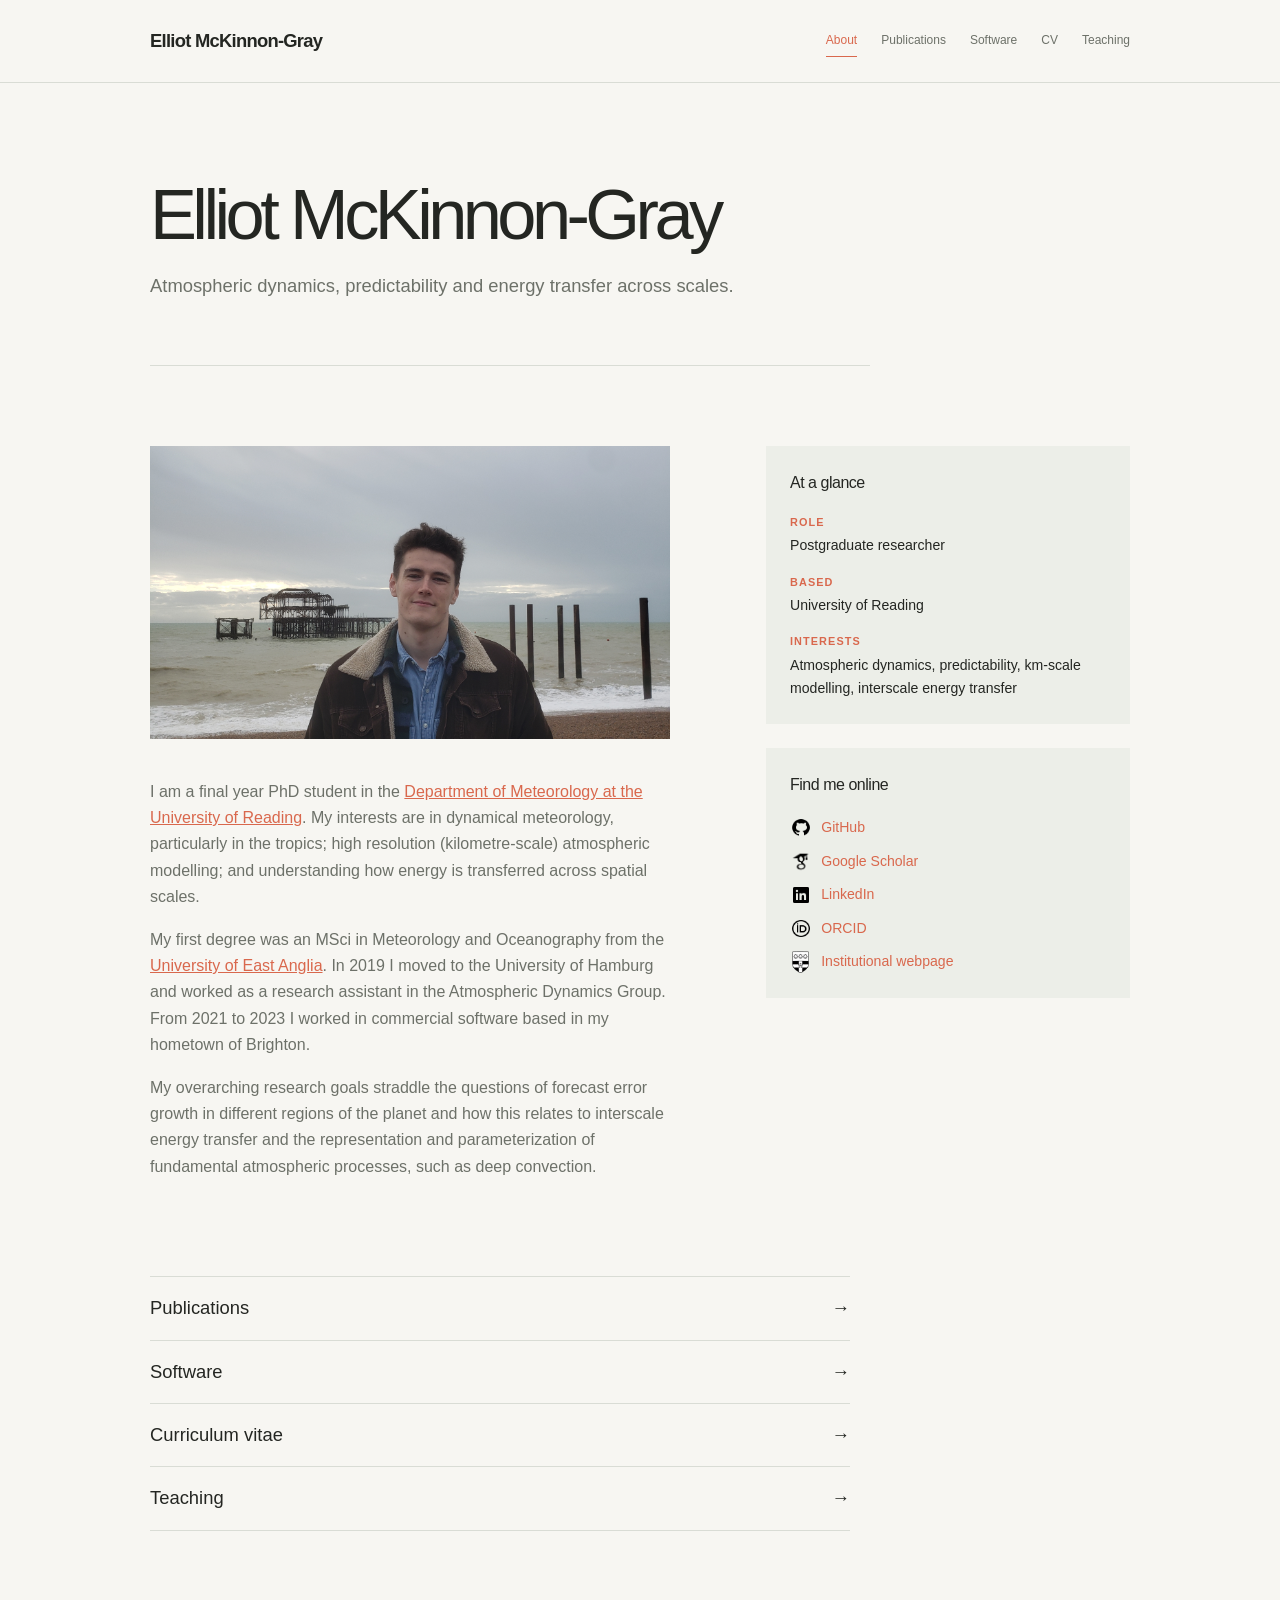
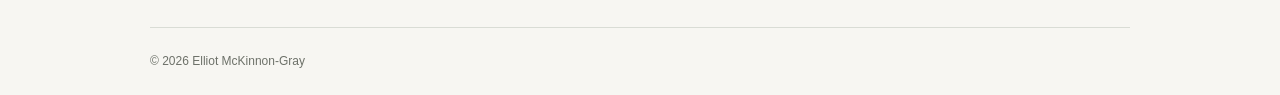
<file: index.html>
<!doctype html>
<html lang="en">
  <head>
    <meta charset="utf-8">
    <meta name="viewport" content="width=device-width, initial-scale=1">
    <meta name="description" content="Elliot MG - personal academic website.">
    <title>About - Elliot McKinnon-Gray</title>
    <link rel="stylesheet" href="style.css">
  </head>
  <body>
    <a class="skip-link" href="#main-content">Skip to content</a>
    <header class="site-header">
      <div class="site-header-inner">
        <a class="wordmark" href="index.html">Elliot McKinnon-Gray</a>
        <button class="menu-toggle" type="button" aria-expanded="false" aria-controls="site-nav">
          <span class="sr-only">Toggle navigation</span><span></span><span></span>
        </button>
        <nav id="site-nav" class="site-nav" aria-label="Primary navigation">
          <a class="active" href="index.html">About</a>
          <a href="publications.html">Publications</a>
          <a href="software.html">Software</a>
          <a href="cv.html">CV</a>
          <a href="teaching.html">Teaching</a>
        </nav>
      </div>
    </header>
    <main id="main-content" class="page">
      <div class="page-intro">
        <h1>Elliot McKinnon-Gray</h1>
        <p class="intro">Atmospheric dynamics, predictability and energy transfer across scales.</p>
      </div>
      <div class="content-grid">
        <div>
          <figure class="profile-photo">
            <img src="20220102_134007.jpg" alt="">
          </figure>
          <p>I am a final year PhD student in the <a href="https://www.reading.ac.uk/meteorology/">Department of Meteorology at the 
            University of Reading</a>. My interests are in dynamical meteorology, particularly in the
          tropics; high resolution (kilometre-scale) atmospheric modelling; and understanding how energy is
          transferred across spatial scales.</p>
          <p>My first degree was an MSci in Meteorology and Oceanography from the 
            <a href="https://www.uea.ac.uk/groups-and-centres/centre-for-ocean-and-atmospheric-sciences">
              University of East Anglia</a>. In 2019 I moved to the University of Hamburg and worked as a research assistant 
            in the Atmospheric Dynamics Group. From 2021 to 2023 I worked in commercial 
            software based in my hometown of Brighton.</p>
            <p>My overarching research goals straddle the questions of forecast error growth
              in different regions of the planet and how this relates to interscale energy
              transfer and the representation and parameterization of fundamental atmospheric processes, such as deep
              convection.
            </p>
        </div>
        <div class="sidebar-stack">
          <aside class="sidebar-card">
            <h2>At a glance</h2>
            <dl>
              <dt>Role</dt><dd>Postgraduate researcher</dd>
              <dt>Based</dt><dd>University of Reading</dd>
              <dt>Interests</dt><dd>Atmospheric dynamics, predictability, km-scale modelling, interscale energy transfer</dd>
            </dl>
          </aside>
          <aside class="sidebar-card links-card">
            <h2>Find me online</h2>
            <nav aria-label="Online profiles">
              <a href="https://github.com/ElliotMG/" target="_blank" rel="noreferrer"><img src="icons8-github-30.png" alt="">GitHub</a>
              <a href="https://scholar.google.com/citations?user=f8rC6tkAAAAJ&hl=en" target="_blank" rel="noreferrer"><img src="icons8-google-scholar-24.png" alt="">Google Scholar</a>
              <a href="https://www.linkedin.com/in/elliot-mckinnon-gray-6b8a53148/" target="_blank" rel="noreferrer"><img src="icons8-linkedin-30.png" alt="">LinkedIn</a>
              <a href="https://orcid.org/0009-0001-2850-8901" target="_blank" rel="noreferrer"><img src="icons8-orcid-32.png" alt="">ORCID</a>
              <a href="https://research.reading.ac.uk/meteorology/people/elliot-mckinnon-gray/" target="_blank" rel="noreferrer"><img class="institution-icon" src="UoRBW.png" alt="">Institutional webpage</a>
            </nav>
          </aside>
        </div>
      </div>
      <section class="link-list" aria-label="Explore">
        <a href="publications.html"><span>Publications</span><b aria-hidden="true">→</b></a>
        <a href="software.html"><span>Software</span><b aria-hidden="true">→</b></a>
        <a href="cv.html"><span>Curriculum vitae</span><b aria-hidden="true">→</b></a>
        <a href="teaching.html"><span>Teaching</span><b aria-hidden="true">→</b></a>
      </section>
    </main>
    <footer class="site-footer"><p>© <span id="year"></span> Elliot McKinnon-Gray</p></footer>
    <script src="script.js"></script>
  </body>
</html>
</file>
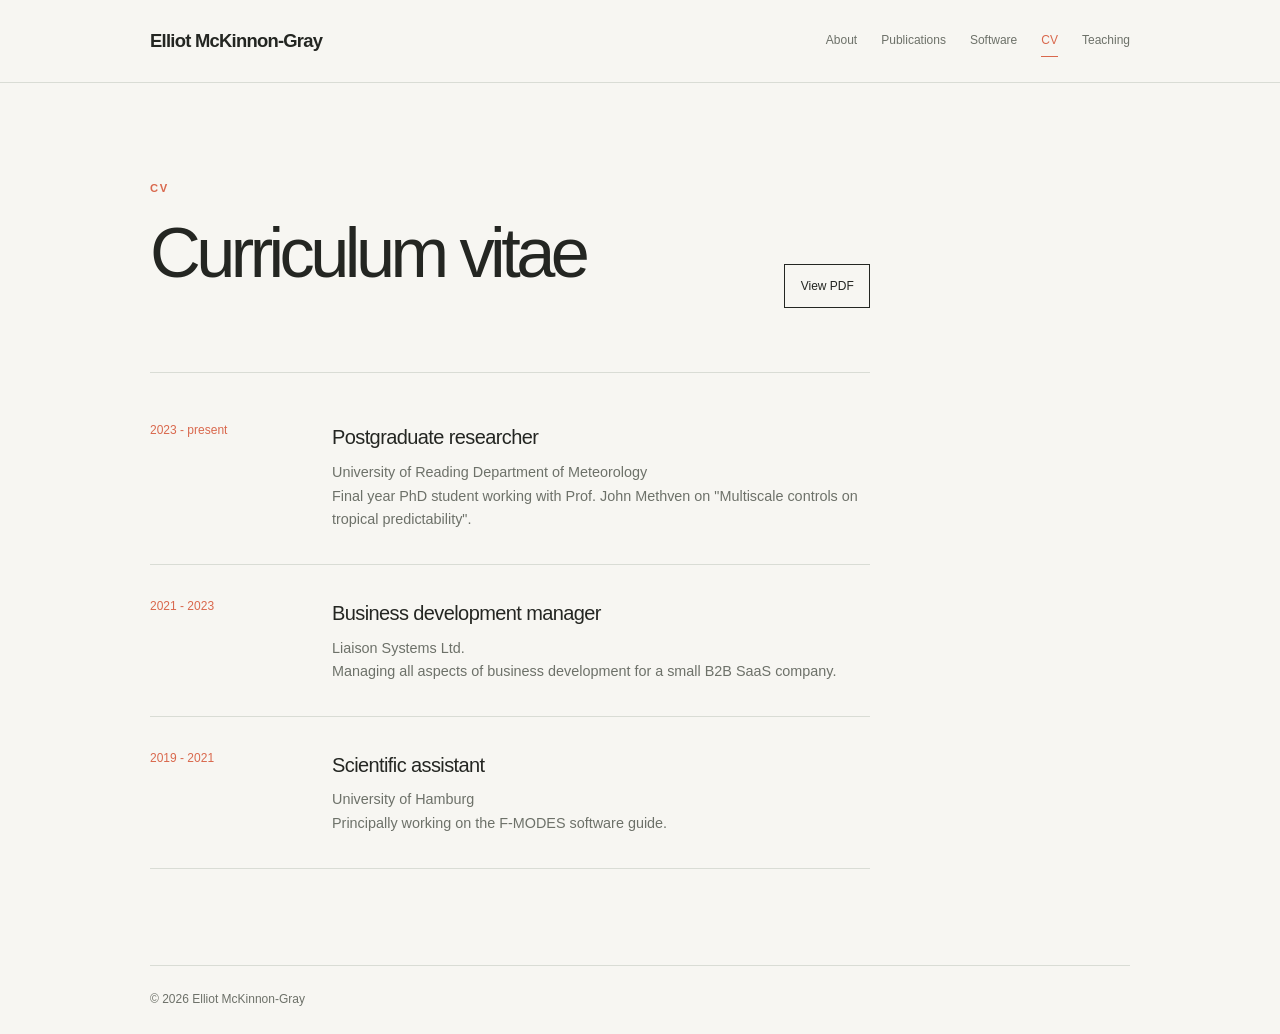
<file: cv.html>
<!doctype html>
<html lang="en">
  <head>
    <meta charset="utf-8"><meta name="viewport" content="width=device-width, initial-scale=1">
    <meta name="description" content="Elliot MG's curriculum vitae.">
    <title>CV - Elliot MG</title><link rel="stylesheet" href="style.css">
  </head>
  <body>
    <a class="skip-link" href="#main-content">Skip to content</a>
    <header class="site-header"><div class="site-header-inner">
      <a class="wordmark" href="index.html">Elliot McKinnon-Gray</a>
      <button class="menu-toggle" type="button" aria-expanded="false" aria-controls="site-nav"><span class="sr-only">Toggle navigation</span><span></span><span></span></button><nav id="site-nav" class="site-nav" aria-label="Primary navigation"><a href="index.html">About</a><a href="publications.html">Publications</a><a href="software.html">Software</a><a class="active" href="cv.html">CV</a><a href="teaching.html">Teaching</a></nav></div></header>
    <main id="main-content" class="page">
      <div class="page-intro page-intro-row">
        <div><p class="eyebrow">CV</p><h1>Curriculum vitae</h1>
        </div><a class="button" href="EMG_CV_24112026.pdf" aria-label="View CV PDF">View PDF</a></div>
      <div class="timeline"><section><p class="timeline-date">2023 - present</p><div><h2>Postgraduate researcher</h2><p>University of Reading Department of Meteorology<br>Final year PhD student working with Prof. John Methven on "Multiscale controls on tropical predictability".</p>
      </div></section><section><p class="timeline-date">2021 - 2023</p><div><h2>Business development manager</h2><p>Liaison Systems Ltd.<br>Managing all aspects of business development for a small B2B SaaS company.</p>
      </div></section><section><p class="timeline-date">2019 - 2021</p><div><h2>Scientific assistant</h2><p>University of Hamburg<br>Principally working on the F-MODES software guide.</p></div></section></div>
    </main>
    <footer class="site-footer"><p>© <span id="year"></span> Elliot McKinnon-Gray</p></footer><script src="script.js"></script>
  </body>
</html>
</file>
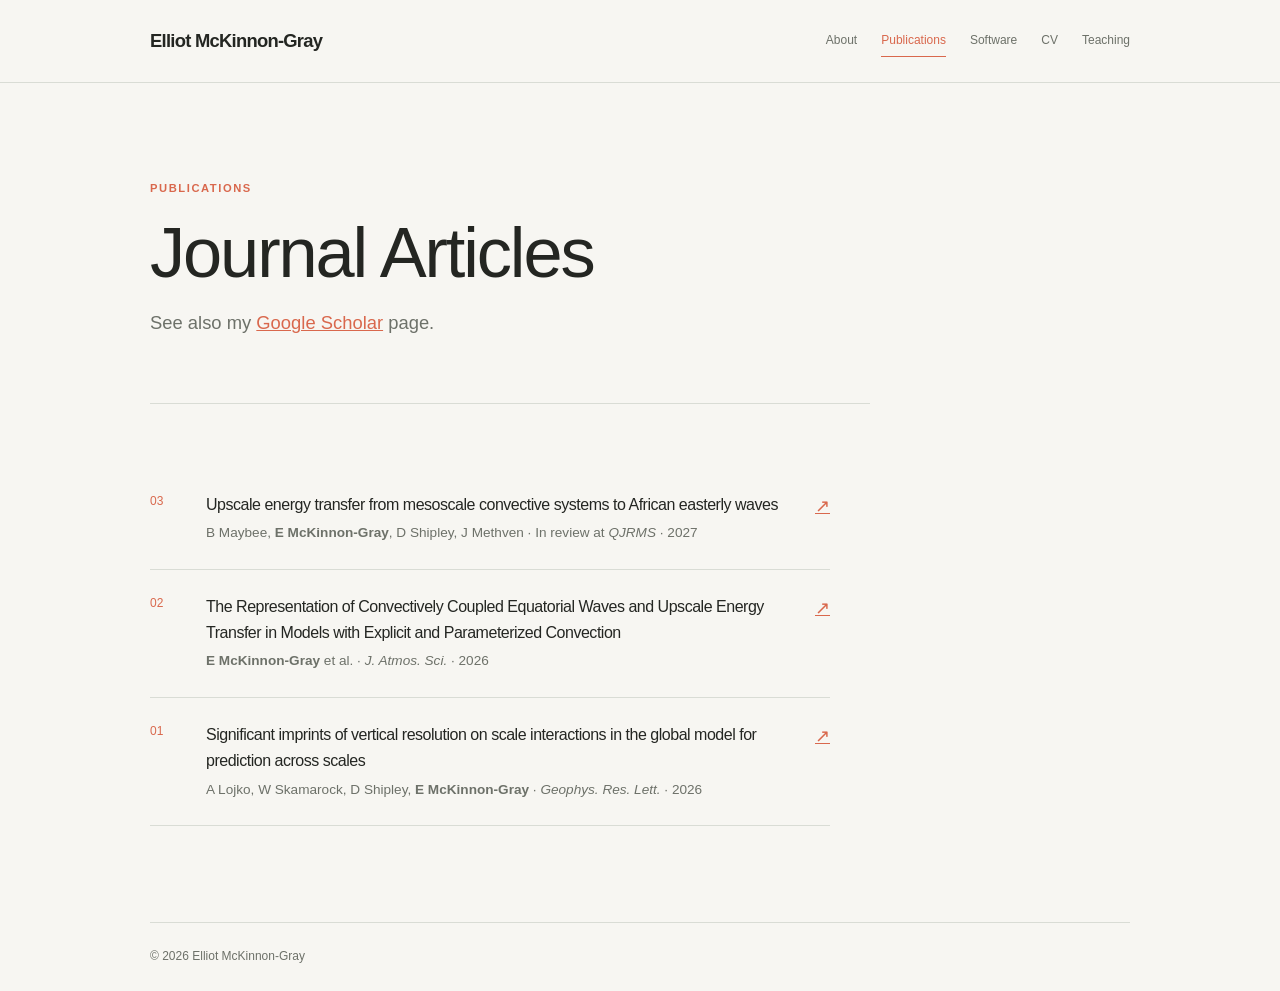
<file: publications.html>
<!doctype html>
<html lang="en">
  <head>
    <meta charset="utf-8"><meta name="viewport" content="width=device-width, initial-scale=1">
    <meta name="description" content="Elliot MG's publications.">
    <title>Publications - Elliot MG</title><link rel="stylesheet" href="style.css">
  </head>
  <body>

    <a class="skip-link" href="#main-content">Skip to content</a>
    <header class="site-header"><div class="site-header-inner">
      <a class="wordmark" href="index.html">Elliot McKinnon-Gray</a>

      <button class="menu-toggle" type="button" aria-expanded="false" aria-controls="site-nav">
        <span class="sr-only">Toggle navigation</span><span></span><span></span></button>
        <nav id="site-nav" class="site-nav" aria-label="Primary navigation">
          <a href="index.html">About</a>
          <a class="active" href="publications.html">Publications</a>
          <a href="software.html">Software</a><a href="cv.html">CV</a>
          <a href="teaching.html">Teaching</a></nav></div></header>

    <main id="main-content" class="page">
      <div class="page-intro"><p class="eyebrow">Publications</p>
        <h1 class="publication-title">Journal Articles</h1>
        <p class="intro">See also my <a href="https://scholar.google.com/citations?user=f8rC6tkAAAAJ&hl=en" target="_blank" rel="noreferrer">Google Scholar</a> page.</p></div>
      <div class="prose"><div class="publication-placeholder">
        <span>01</span><div><h2>Upscale energy transfer from mesoscale convective systems to African easterly waves</h2>
          <p>B Maybee, <b>E McKinnon-Gray</b>, D Shipley, J Methven · In review at <i>QJRMS</i> · 2027</p></div><a href="https://arxiv.org/abs/2611.16941" target="_blank" rel="noreferrer">↗</a></div>
          <div class="publication-placeholder">
            <span>02</span><div><h2>The Representation of Convectively Coupled Equatorial Waves and Upscale Energy Transfer in Models with Explicit and Parameterized Convection</h2>
              <p><b>E McKinnon-Gray</b> et al. · <i>J. Atmos. Sci.</i> · 2026</p></div><a href="https://journals.ametsoc.org/view/journals/atsc/83/10/JAS-D-25-0181.1.xml"  target="_blank" rel="noreferrer">↗</a></div>
            <div class="publication-placeholder">
              <span>03</span><div><h2>Significant imprints of vertical resolution on scale interactions in the global model for prediction across scales</h2>
              <p>A Lojko, W Skamarock, D Shipley, <b>E McKinnon-Gray</b> · <i>Geophys. Res. Lett.</i>  · 2026</p></div><a href="https://agupubs.onlinelibrary.wiley.com/doi/abs/10.1029/2026GL123871"  target="_blank" rel="noreferrer">↗</a>
            </div>
            </div>
    </main>
    <footer class="site-footer"><p>© <span id="year"></span> Elliot McKinnon-Gray</p></footer><script src="script.js"></script>
  </body>
</html>
</file>
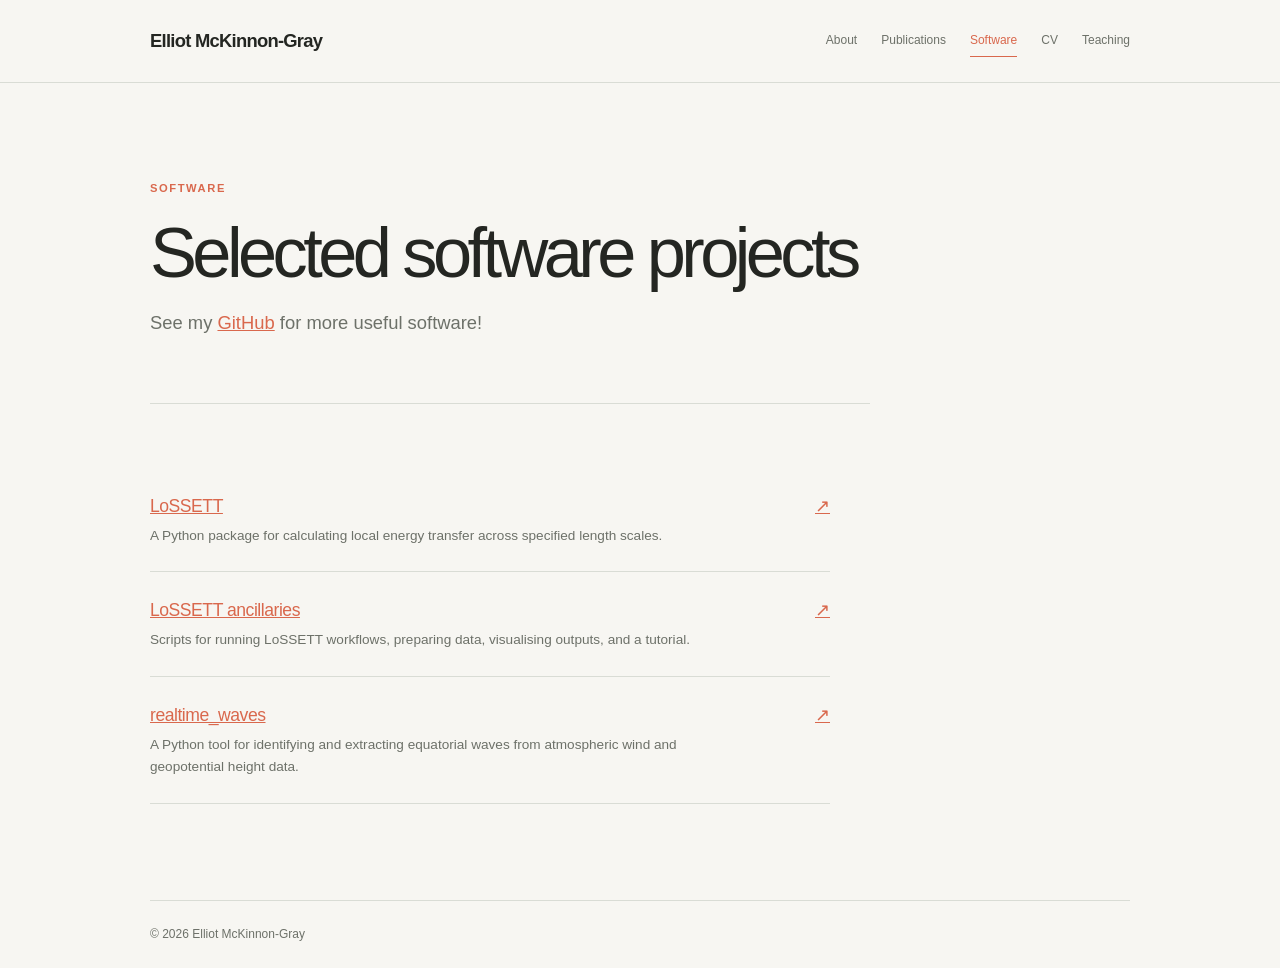
<file: software.html>
<!doctype html>
<html lang="en">
  <head>
    <meta charset="utf-8"><meta name="viewport" content="width=device-width, initial-scale=1">
    <meta name="description" content="Elliot MG's software projects."><title>Software - Elliot MG</title><link rel="stylesheet" href="style.css">
  </head>
  <body>
    <a class="skip-link" href="#main-content">Skip to content</a>
    <header class="site-header"><div class="site-header-inner"><a class="wordmark" href="index.html">Elliot McKinnon-Gray</a><button class="menu-toggle" type="button" aria-expanded="false" aria-controls="site-nav"><span class="sr-only">Toggle navigation</span><span></span></button><nav id="site-nav" class="site-nav" aria-label="Primary navigation"><a href="index.html">About</a><a href="publications.html">Publications</a><a class="active" href="software.html">Software</a><a href="cv.html">CV</a><a href="teaching.html">Teaching</a></nav></div></header>
    <main id="main-content" class="page">
      <div class="page-intro"><p class="eyebrow">Software</p><h1>Selected software projects</h1>
        <p class="intro">See my <a href="https://github.com/ElliotMG" target="_blank" rel="noreferrer">GitHub</a> for more useful software!</p></div>
      <div class="prose">
        <div class="publication-placeholder software-item"><div><h2><a href="https://github.com/ElliotMG/LoSSETT" target="_blank" rel="noreferrer">LoSSETT</a></h2><p>A Python package for calculating local energy transfer across specified length scales.</p></div><a href="https://github.com/ElliotMG/LoSSETT" target="_blank" rel="noreferrer" aria-label="Open LoSSETT on GitHub">↗</a></div>
        <div class="publication-placeholder software-item"><div><h2><a href="https://github.com/ElliotMG/LoSSETT_ANCIL" target="_blank" rel="noreferrer">LoSSETT ancillaries</a></h2><p>Scripts for running LoSSETT workflows, preparing data, visualising outputs, and a tutorial.</p></div><a href="https://github.com/ElliotMG/LoSSETT_ANCIL" target="_blank" rel="noreferrer" aria-label="Open LoSSETT ancillaries on GitHub">↗</a></div>
        <div class="publication-placeholder software-item"><div><h2><a href="https://github.com/ElliotMG/realtime_waves" target="_blank" rel="noreferrer">realtime_waves</a></h2><p>A Python tool for identifying and extracting equatorial waves from atmospheric wind and geopotential height data.</p></div><a href="https://github.com/ElliotMG/realtime_waves" target="_blank" rel="noreferrer" aria-label="Open realtime_waves on GitHub">↗</a></div>
      </div>
    </main>
    <footer class="site-footer"><p>© <span id="year"></span> Elliot McKinnon-Gray</p></footer><script src="script.js"></script>
  </body>
</html>
</file>
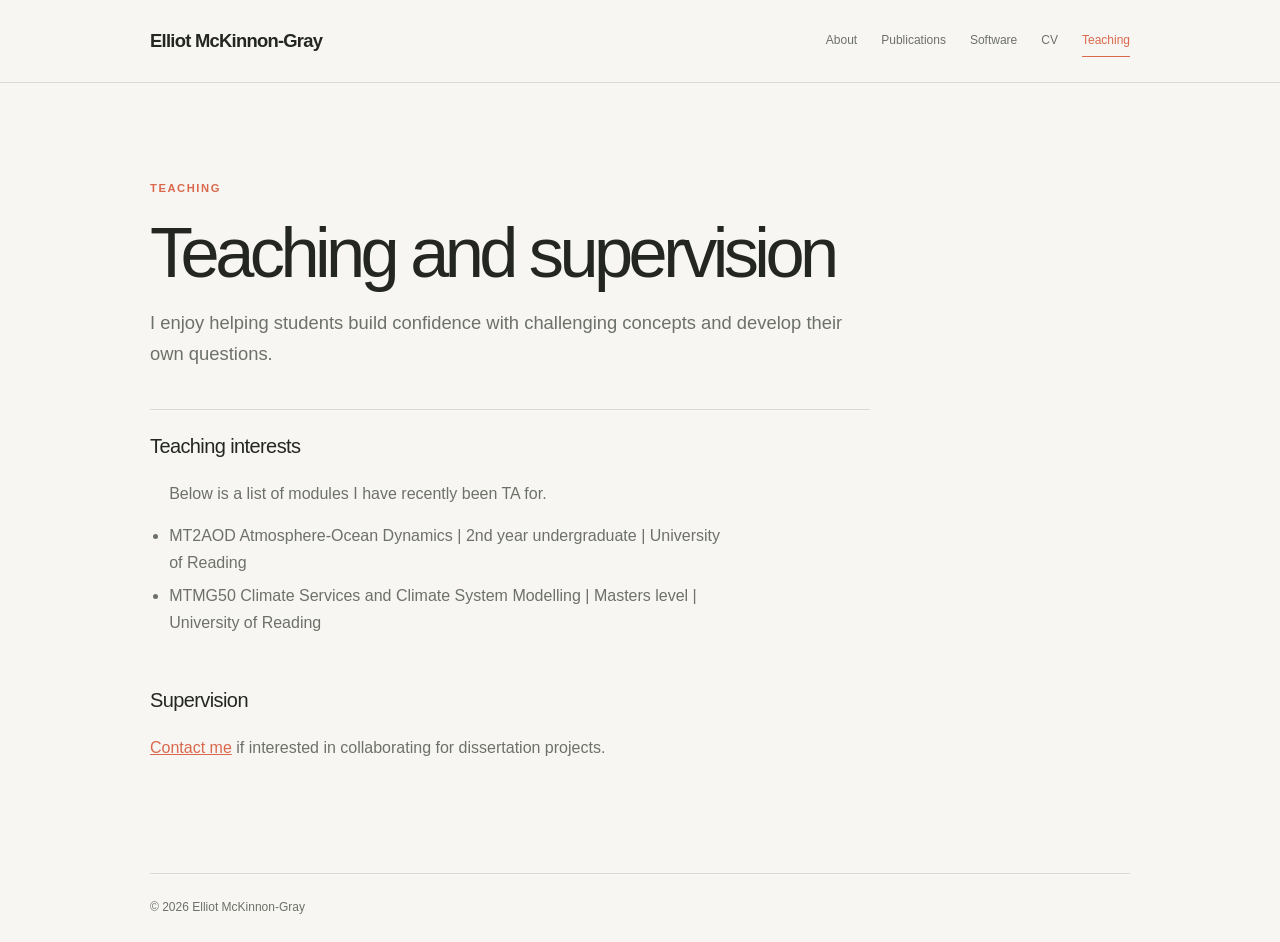
<file: teaching.html>
<!doctype html>
<html lang="en">
  <head>
    <meta charset="utf-8"><meta name="viewport" content="width=device-width, initial-scale=1">
    <meta name="description" content="Elliot MG's teaching experience and interests."><title>Teaching - Elliot MG</title><link rel="stylesheet" href="style.css">
  </head>
  <body>
    <a class="skip-link" href="#main-content">Skip to content</a>
    <header class="site-header"><div class="site-header-inner"><a class="wordmark" href="index.html">Elliot McKinnon-Gray</a><button class="menu-toggle" type="button" aria-expanded="false" aria-controls="site-nav"><span class="sr-only">Toggle navigation</span><span></span><span></span></button><nav id="site-nav" class="site-nav" aria-label="Primary navigation"><a href="index.html">About</a><a href="publications.html">Publications</a><a href="software.html">Software</a><a href="cv.html">CV</a><a class="active" href="teaching.html">Teaching</a></nav></div></header>
    <main id="main-content" class="page teaching-page">
      <div class="page-intro"><p class="eyebrow">Teaching</p><h1>Teaching and supervision</h1><p class="intro">I enjoy helping students build confidence with challenging concepts and develop their own questions.</p></div>
      <div class="prose">
        <h2>Teaching interests</h2><ul>
          <p>Below is a list of modules I have recently been TA for.</p>
          <li>MT2AOD Atmosphere-Ocean Dynamics | 2nd year undergraduate | University of Reading</li>
          <li>MTMG50 Climate Services and Climate System Modelling | Masters level | University of Reading</li>
        </ul><h2>Supervision</h2><p><a href="https://research.reading.ac.uk/meteorology/people/elliot-mckinnon-gray/" target="_blank" rel="noreferrer">Contact me</a> if interested in collaborating for dissertation projects.</p></div>
    </main>
    <footer class="site-footer"><p>© <span id="year"></span> Elliot McKinnon-Gray</p></footer><script src="script.js"></script>
  </body>
</html>
</file>
<file: style.css>
:root{--paper:#f7f6f2;--ink:#242622;--muted:#6d7169;--line:#d9dcd5;--accent:#d9684d;--soft:#eceee8;--max:980px}
*{box-sizing:border-box}html{scroll-behavior:smooth}body{margin:0;color:var(--ink);background:var(--paper);font-family:Arial,sans-serif;line-height:1.65}a{color:inherit}.site-header{border-bottom:1px solid var(--line)}.site-header-inner{display:flex;align-items:center;justify-content:space-between;width:min(calc(100% - 3rem),var(--max));min-height:82px;margin:auto}.wordmark{font-size:1.15rem;font-weight:700;letter-spacing:-.04em;text-decoration:none}.site-nav{display:flex;gap:1.5rem;font-size:.75rem}.site-nav a{padding:.35rem 0;color:var(--muted);text-decoration:none}.site-nav a:hover,.site-nav a:focus-visible,.site-nav a.active{color:var(--accent)}.site-nav a.active{border-bottom:1px solid var(--accent)}.menu-toggle{display:none;border:0;background:transparent;padding:.5rem}.sr-only{position:absolute;width:1px;height:1px;padding:0;margin:-1px;overflow:hidden;clip:rect(0,0,0,0);white-space:nowrap;border:0}.skip-link{position:absolute;left:1rem;top:-4rem;z-index:5;padding:.6rem .8rem;color:#fff;background:var(--ink)}.skip-link:focus{top:1rem}.page{width:min(calc(100% - 3rem),var(--max));min-height:calc(100vh - 154px);margin:auto;padding:6rem 0}.page-intro{max-width:720px;padding-bottom:4rem;border-bottom:1px solid var(--line)}.eyebrow{margin:0 0 1.2rem;color:var(--accent);font-size:.7rem;font-weight:700;letter-spacing:.14em;text-transform:uppercase}.page h1{margin:0 0 1.25rem;font-size:clamp(2.5rem,5.5vw,4.6rem);font-weight:400;letter-spacing:-.065em;line-height:1.02}.intro{max-width:720px;margin:0;color:var(--muted);font-size:1.15rem}.content-grid{display:grid;grid-template-columns:1fr .7fr;gap:6rem;padding:5rem 0}.profile-photo{width:100%;aspect-ratio:16 / 9;margin:0 0 2.5rem;overflow:hidden}.profile-photo img{display:block;width:100%;height:100%;object-fit:cover;object-position:center}.profile-photo figcaption{margin-top:.65rem;color:var(--muted);font-size:.7rem}.page h2{margin:0 0 1.1rem;font-size:1.25rem;font-weight:500;letter-spacing:-.03em}.content-grid p,.prose p{max-width:600px;color:var(--muted);font-size:1rem}.content-grid p a{color:var(--accent)}.content-grid p a:hover,.content-grid p a:focus-visible{color:var(--ink)}.sidebar-stack{display:grid;gap:1.5rem;align-self:start}.sidebar-card{padding:1.5rem;background:var(--soft)}.sidebar-card h2{font-size:1rem}.sidebar-card dl{margin:0;font-size:.88rem}.sidebar-card dt{margin-top:1rem;color:var(--accent);font-size:.68rem;font-weight:700;letter-spacing:.1em;text-transform:uppercase}.sidebar-card dt:first-child{margin-top:0}.sidebar-card dd{margin:.15rem 0 0}.links-card nav{display:grid;gap:.65rem;font-size:.88rem}.links-card a{display:flex;align-items:center;gap:.6rem;color:var(--accent);text-decoration:none}.links-card a:hover,.links-card a:focus-visible{color:var(--ink)}.links-card img{width:1.35rem;height:1.35rem;flex:none}.page h1.publication-title{letter-spacing:-.03em}
*{box-sizing:border-box}html{scroll-behavior:smooth}body{margin:0;color:var(--ink);background:var(--paper);font-family:Arial,sans-serif;line-height:1.65}a{color:inherit}.site-header{border-bottom:1px solid var(--line)}.site-header-inner{display:flex;align-items:center;justify-content:space-between;width:min(calc(100% - 3rem),var(--max));min-height:82px;margin:auto}.wordmark{font-size:1.15rem;font-weight:700;letter-spacing:-.04em;text-decoration:none}.site-nav{display:flex;gap:1.5rem;font-size:.75rem}.site-nav a{padding:.35rem 0;color:var(--muted);text-decoration:none}.site-nav a:hover,.site-nav a:focus-visible,.site-nav a.active{color:var(--accent)}.site-nav a.active{border-bottom:1px solid var(--accent)}.menu-toggle{display:none;border:0;background:transparent;padding:.5rem}.sr-only{position:absolute;width:1px;height:1px;padding:0;margin:-1px;overflow:hidden;clip:rect(0,0,0,0);white-space:nowrap;border:0}.skip-link{position:absolute;left:1rem;top:-4rem;z-index:5;padding:.6rem .8rem;color:#fff;background:var(--ink)}.skip-link:focus{top:1rem}.page{width:min(calc(100% - 3rem),var(--max));min-height:calc(100vh - 154px);margin:auto;padding:6rem 0}.page-intro{max-width:720px;padding-bottom:4rem;border-bottom:1px solid var(--line)}.eyebrow{margin:0 0 1.2rem;color:var(--accent);font-size:.7rem;font-weight:700;letter-spacing:.14em;text-transform:uppercase}.page h1{margin:0 0 1.25rem;font-size:clamp(2.5rem,5.5vw,4.6rem);font-weight:400;letter-spacing:-.065em;line-height:1.02}.intro{max-width:720px;margin:0;color:var(--muted);font-size:1.15rem}.content-grid{display:grid;grid-template-columns:1fr .7fr;gap:6rem;padding:5rem 0}.profile-photo{max-width:230px;margin:0 0 2.5rem}.profile-photo img{display:block;width:100%;height:auto}.profile-photo figcaption{margin-top:.65rem;color:var(--muted);font-size:.7rem}.page h2{margin:0 0 1.1rem;font-size:1.25rem;font-weight:500;letter-spacing:-.03em}.content-grid p,.prose p{max-width:600px;color:var(--muted);font-size:1rem}.content-grid p a{color:var(--accent)}.content-grid p a:hover,.content-grid p a:focus-visible{color:var(--ink)}.sidebar-stack{display:grid;gap:1.5rem;align-self:start}.sidebar-card{padding:1.5rem;background:var(--soft)}.sidebar-card h2{font-size:1rem}.sidebar-card dl{margin:0;font-size:.88rem}.sidebar-card dt{margin-top:1rem;color:var(--accent);font-size:.68rem;font-weight:700;letter-spacing:.1em;text-transform:uppercase}.sidebar-card dt:first-child{margin-top:0}.sidebar-card dd{margin:.15rem 0 0}.links-card nav{display:grid;gap:.65rem;font-size:.88rem}.links-card a{display:flex;align-items:center;gap:.6rem;color:var(--accent);text-decoration:none}.links-card a:hover,.links-card a:focus-visible{color:var(--ink)}.links-card img{width:1.35rem;height:1.35rem;flex:none}.link-list{max-width:700px;border-top:1px solid var(--line)}.link-list h2{padding-top:2rem}.link-list a{display:flex;justify-content:space-between;padding:1rem 0;border-bottom:1px solid var(--line);font-size:1.15rem;text-decoration:none}.link-list a:hover,.link-list a:focus-visible{color:var(--accent)}.link-list b{font-weight:400}.prose{max-width:680px;padding-top:4rem}.prose h2{margin-top:3rem}.prose ul{max-width:580px;padding-left:1.2rem;color:var(--muted)}.prose li{margin:.45rem 0}.note{padding:1.25rem;background:var(--soft);border-left:2px solid var(--accent)}.publication-placeholder{display:grid;grid-template-columns:40px 1fr 30px;gap:1rem;align-items:start;padding:1.5rem 0;border-bottom:1px solid var(--line)}.publication-placeholder>span{color:var(--accent);font-size:.75rem}.publication-placeholder h2{margin:0 0 .25rem;font-size:1rem}.publication-placeholder p{margin:0;font-size:.85rem!important}.publication-placeholder a{font-size:1.1rem;text-align:right}.page-intro-row{display:flex;align-items:end;justify-content:space-between;gap:2rem}.button{display:inline-block;padding:.7rem .95rem;border:1px solid var(--ink);font-size:.75rem;text-decoration:none;white-space:nowrap}.button:hover,.button:focus-visible{color:#fff;background:var(--ink)}.timeline{max-width:720px;padding-top:1rem}.timeline section{display:grid;grid-template-columns:150px 1fr;gap:2rem;padding:2rem 0;border-bottom:1px solid var(--line)}.timeline-date{margin:0;color:var(--accent);font-size:.75rem}.timeline h2{margin:0 0 .4rem}.timeline p:not(.timeline-date){margin:0;color:var(--muted);font-size:.9rem}.site-footer{display:flex;justify-content:space-between;width:min(calc(100% - 3rem),var(--max));margin:auto;padding:1.5rem 0;border-top:1px solid var(--line);color:var(--muted);font-size:.75rem}.site-footer p{margin:0}.site-footer a{text-decoration:none}.site-footer a:hover,.site-footer a:focus-visible{color:var(--accent)}
@media(max-width:700px){.site-header-inner{min-height:70px}.menu-toggle{display:grid;gap:5px}.menu-toggle>span:not(.sr-only){display:block;width:22px;height:1px;background:var(--ink)}.site-nav{display:none;position:absolute;top:70px;right:1.5rem;left:1.5rem;z-index:4;flex-direction:column;gap:0;padding:.6rem 1rem;background:var(--paper);border:1px solid var(--line)}.site-nav.is-open{display:flex}.site-nav a{padding:.65rem 0}.page{padding:4rem 0}.page-intro{padding-bottom:3rem}.content-grid{display:block;padding:3rem 0}.profile-photo{width:100%}.main-content-row{display:block}.sidebar-card{margin-top:2.5rem}.page-intro-row{display:block}.page-intro-row .button{margin-top:1.5rem}.timeline section{grid-template-columns:1fr;gap:.45rem}.site-footer{display:block}.site-footer p+p{margin-top:.5rem}}

.profile-photo{width:100%;max-width:none;aspect-ratio:16 / 9;overflow:hidden}.profile-photo img{width:100%;height:100%;object-fit:cover;object-position:center}.software-item{grid-template-columns:1fr 30px}.links-card img.institution-icon{width:1.35rem;height:1.35rem;object-fit:contain}
.intro a,.prose a,.timeline a{color:var(--accent)}.intro a:hover,.intro a:focus-visible,.prose a:hover,.prose a:focus-visible,.timeline a:hover,.timeline a:focus-visible{color:var(--ink)}
.teaching-page .page-intro{padding-bottom:2.5rem}.teaching-page .prose{padding-top:1.25rem}.teaching-page .prose>h2:first-child{margin-top:0}
</file>
